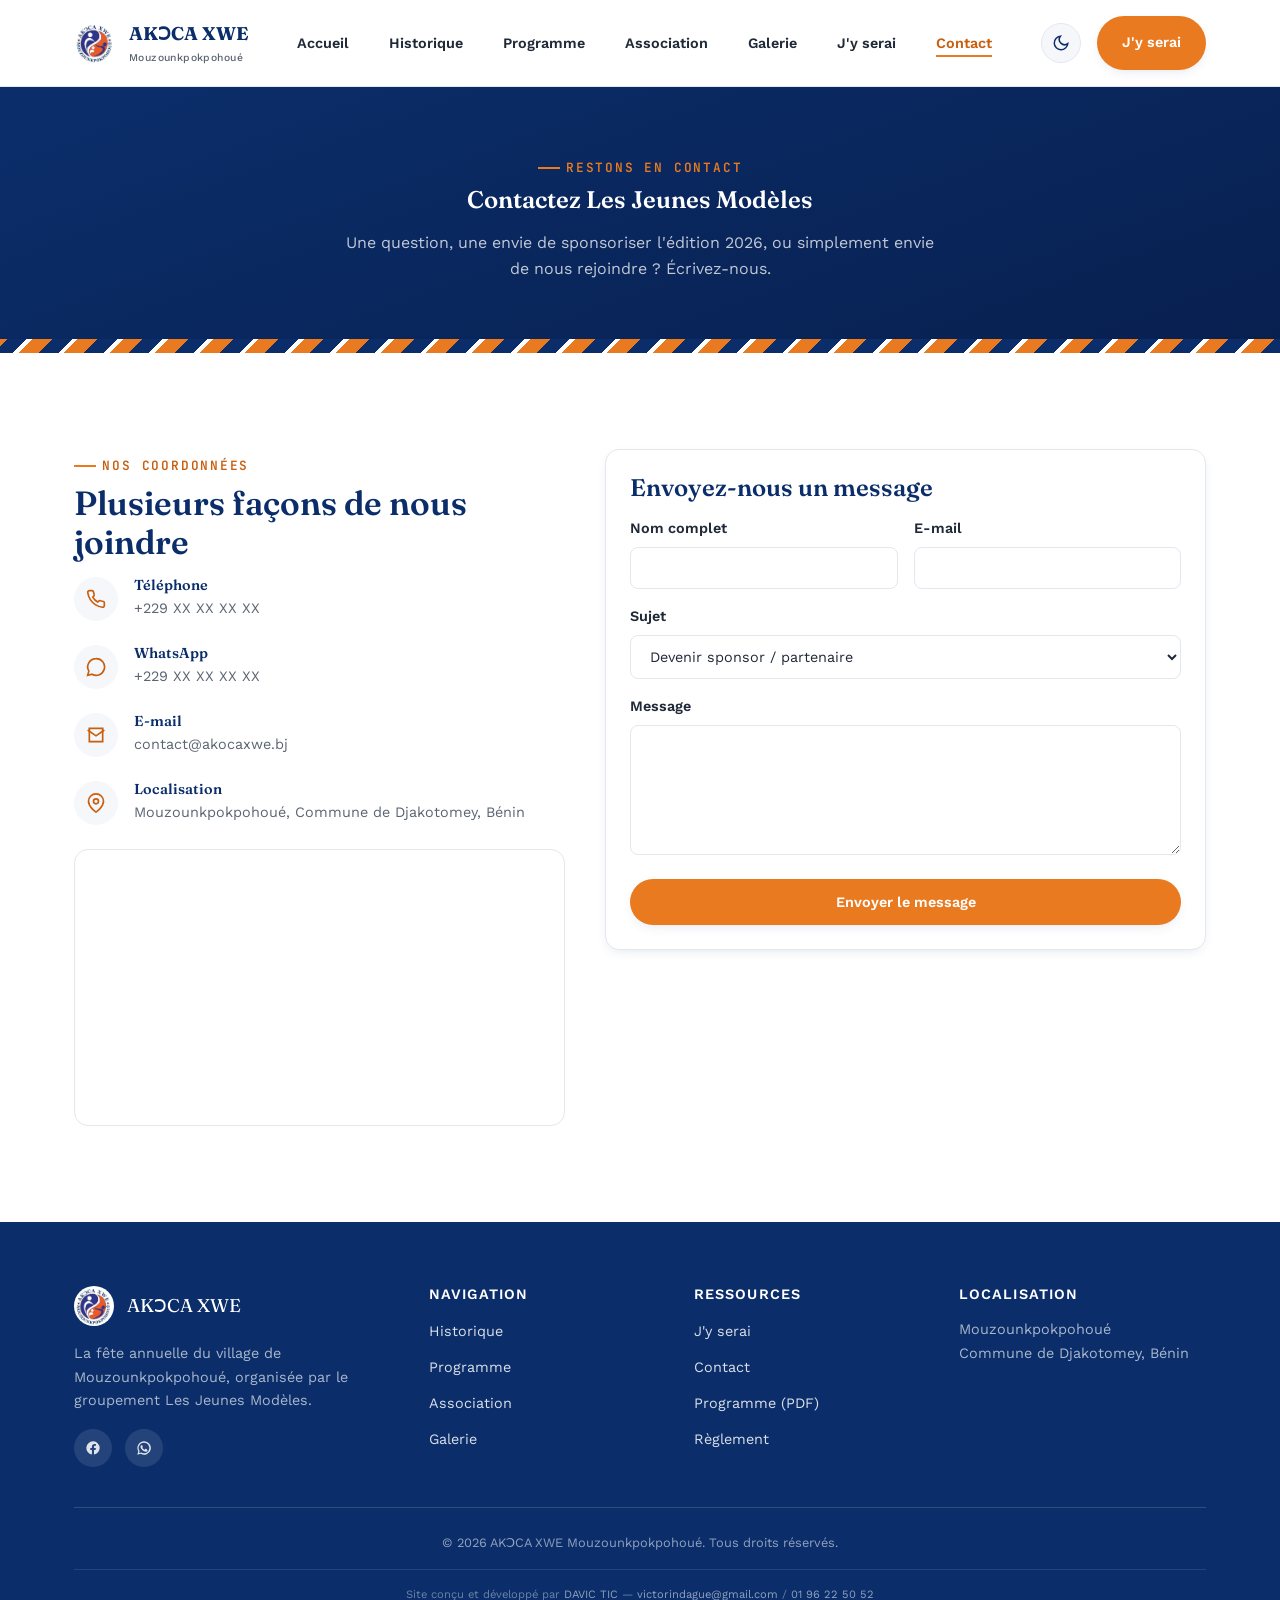
<file: contact.html>
<!DOCTYPE html>
<html lang="fr">
<head>
<meta charset="UTF-8">
<meta name="viewport" content="width=device-width, initial-scale=1.0">
<title>Contact — AKƆCA XWE MOUZOUNKPOKPOHOUE</title>
<meta name="description" content="Contactez le groupement Les Jeunes Modèles pour toute question, partenariat ou envie de nous rejoindre.">
<link rel="icon" href="assets/logos/favicon.png" type="image/png">
<link rel="preconnect" href="https://fonts.googleapis.com">
<link rel="preconnect" href="https://fonts.gstatic.com" crossorigin>
<link href="https://fonts.googleapis.com/css2?family=Fraunces:wght@500;600;700;900&family=Work+Sans:wght@400;500;600;700&family=JetBrains+Mono:wght@500;700&display=swap" rel="stylesheet">
<link rel="stylesheet" href="assets/css/style.css">
<link rel="stylesheet" href="assets/css/navbar.css">
<link rel="stylesheet" href="assets/css/footer.css">
<link rel="stylesheet" href="assets/css/contact.css">
<link rel="stylesheet" href="assets/css/animation.css">
<link rel="stylesheet" href="assets/css/responsive.css">
</head>
<body>
<a href="#contenu-principal" class="lien-evitement">Aller au contenu principal</a>

<header class="entete">
  <nav class="navbar" aria-label="Navigation principale">
    <a href="index.html" class="navbar__marque">
      <img src="assets/logos/akoca-xwe.jpg" alt="Logo AKƆCA XWE" width="42" height="42">
      <span>AKƆCA XWE<small>Mouzounkpokpohoué</small></span>
    </a>
    <ul class="navbar__liens">
      <li><a href="index.html" >Accueil</a></li>
      <li><a href="historique.html" >Historique</a></li>
      <li><a href="programme.html" >Programme</a></li>
      <li><a href="association.html" >Association</a></li>
      <li><a href="galerie.html" >Galerie</a></li>
      <li><a href="jy-serai.html" >J'y serai</a></li>
      <li><a href="contact.html" aria-current="page">Contact</a></li>
    </ul>
    <div class="navbar__actions">
      <button class="bouton-theme" data-bouton-theme aria-label="Changer de thème"></button>
      <a href="jy-serai.html" class="btn btn--primaire">J'y serai</a>
      <button class="navbar__burger" aria-label="Ouvrir le menu" aria-expanded="false"><span></span><span></span><span></span></button>
    </div>
  </nav>
</header>

<main id="contenu-principal">
  <section class="contact-hero">
    <div class="conteneur" data-reveal>
      <span class="eyebrow" style="color: var(--orange);">Restons en contact</span>
      <h1>Contactez Les Jeunes Modèles</h1>
      <p>Une question, une envie de sponsoriser l'édition 2026, ou simplement envie de nous rejoindre ? Écrivez-nous.</p>
    </div>
  </section>
  <div class="bande-pagne" aria-hidden="true"></div>

  <section class="section">
    <div class="conteneur contact__grille">
      <div data-reveal="gauche">
        <span class="eyebrow">Nos coordonnées</span>
        <h2 class="titre-section" style="font-size: var(--fs-xl);">Plusieurs façons de nous joindre</h2>

        <div class="contact-info__item">
          <div class="contact-info__icone"><svg width="20" height="20" viewBox="0 0 24 24" fill="none" stroke="currentColor" stroke-width="2"><path d="M22 16.9v3a2 2 0 0 1-2.2 2 19.8 19.8 0 0 1-8.6-3.1 19.5 19.5 0 0 1-6-6 19.8 19.8 0 0 1-3.1-8.7A2 2 0 0 1 4.1 2h3a2 2 0 0 1 2 1.7c.1.9.3 1.8.6 2.7a2 2 0 0 1-.4 2.1L8.1 9.7a16 16 0 0 0 6 6l1.2-1.2a2 2 0 0 1 2.1-.4c.9.3 1.8.5 2.7.6a2 2 0 0 1 1.9 2.2z"/></svg></div>
          <div><h3>Téléphone</h3><p>+229 XX XX XX XX</p></div>
        </div>
        <div class="contact-info__item">
          <div class="contact-info__icone"><svg width="20" height="20" viewBox="0 0 24 24" fill="none" stroke="currentColor" stroke-width="2"><path d="M12 2a10 10 0 0 0-8.6 15L2 22l5.2-1.4A10 10 0 1 0 12 2z"/></svg></div>
          <div><h3>WhatsApp</h3><p>+229 XX XX XX XX</p></div>
        </div>
        <div class="contact-info__item">
          <div class="contact-info__icone"><svg width="20" height="20" viewBox="0 0 24 24" fill="none" stroke="currentColor" stroke-width="2"><path d="M4 4h16v16H4z"/><path d="m22 6-10 7L2 6"/></svg></div>
          <div><h3>E-mail</h3><p>contact@akocaxwe.bj</p></div>
        </div>
        <div class="contact-info__item">
          <div class="contact-info__icone"><svg width="20" height="20" viewBox="0 0 24 24" fill="none" stroke="currentColor" stroke-width="2"><path d="M21 10c0 7-9 13-9 13s-9-6-9-13a9 9 0 0 1 18 0z"/><circle cx="12" cy="10" r="3"/></svg></div>
          <div><h3>Localisation</h3><p>Mouzounkpokpohoué, Commune de Djakotomey, Bénin</p></div>
        </div>

        <div class="contact-carte">
          <iframe title="Localisation Mouzounkpokpohoué" loading="lazy" src="https://www.google.com/maps?q=Djakotomey,Benin&output=embed"></iframe>
        </div>
      </div>

      <div class="carte" data-reveal="droite">
        <h2 style="font-size: var(--fs-lg);">Envoyez-nous un message</h2>
        <form id="formulaireContact" novalidate>
          <div class="form-ligne">
            <div class="form-champ">
              <label for="champNom">Nom complet</label>
              <input type="text" id="champNom" name="nom" autocomplete="name">
              <p class="form-champ__erreur"></p>
            </div>
            <div class="form-champ">
              <label for="champEmail">E-mail</label>
              <input type="email" id="champEmail" name="email" autocomplete="email">
              <p class="form-champ__erreur"></p>
            </div>
          </div>
          <div class="form-champ">
            <label for="champSujet">Sujet</label>
            <select id="champSujet" name="sujet">
              <option>Devenir sponsor / partenaire</option>
              <option>Rejoindre Les Jeunes Modèles</option>
              <option>Question sur le programme</option>
              <option>Autre</option>
            </select>
          </div>
          <div class="form-champ">
            <label for="champMessage">Message</label>
            <textarea id="champMessage" name="message"></textarea>
            <p class="form-champ__erreur"></p>
          </div>
          <button type="submit" class="btn btn--primaire btn--bloc">Envoyer le message</button>
          <p id="statutFormulaire" class="form-statut" role="status"></p>
        </form>
      </div>
    </div>
  </section>
</main>

<footer class="pied">
  <div class="conteneur">
    <div class="pied__grille">
      <div>
        <div class="pied__marque"><img src="assets/logos/akoca-xwe.jpg" alt="Logo AKƆCA XWE">AKƆCA XWE</div>
        <p>La fête annuelle du village de Mouzounkpokpohoué, organisée par le groupement Les Jeunes Modèles.</p>
        <div class="pied__reseaux">
          <a href="#" aria-label="Facebook"><svg width="16" height="16" viewBox="0 0 24 24" fill="currentColor"><path d="M22 12a10 10 0 1 0-11.6 9.9v-7H7.9V12h2.5V9.8c0-2.5 1.5-3.9 3.8-3.9 1.1 0 2.2.2 2.2.2v2.5h-1.3c-1.2 0-1.6.8-1.6 1.6V12h2.8l-.4 2.9h-2.4v7A10 10 0 0 0 22 12z"/></svg></a>
          <a href="#" aria-label="WhatsApp"><svg width="16" height="16" viewBox="0 0 24 24" fill="currentColor"><path d="M12 2a10 10 0 0 0-8.6 15L2 22l5.2-1.4A10 10 0 1 0 12 2zm0 18a8 8 0 0 1-4.1-1.1l-.3-.2-3 .8.8-2.9-.2-.3A8 8 0 1 1 12 20zm4.4-5.9c-.2-.1-1.4-.7-1.7-.8-.2-.1-.4-.1-.6.1-.2.2-.6.8-.8 1-.1.2-.3.2-.5.1-1.4-.7-2.3-1.3-3.2-2.8-.2-.4.2-.4.6-1.2.1-.2 0-.4 0-.5-.1-.1-.6-1.4-.8-1.9-.2-.5-.4-.4-.6-.4h-.5c-.2 0-.5.1-.7.3-.2.2-.9.9-.9 2.2s.9 2.6 1.1 2.8c.1.2 1.9 2.9 4.6 4 .6.3 1.1.4 1.5.5.6.2 1.2.2 1.6.1.5-.1 1.4-.6 1.6-1.1.2-.5.2-1 .1-1.1-.1-.1-.3-.2-.5-.3z"/></svg></a>
        </div>
      </div>
      <div>
        <h4>Navigation</h4>
        <ul class="pied__liens">
          <li><a href="historique.html">Historique</a></li>
          <li><a href="programme.html">Programme</a></li>
          <li><a href="association.html">Association</a></li>
          <li><a href="galerie.html">Galerie</a></li>
        </ul>
      </div>
      <div>
        <h4>Ressources</h4>
        <ul class="pied__liens">
          <li><a href="jy-serai.html">J'y serai</a></li>
          <li><a href="contact.html">Contact</a></li>
          <li><a href="documents/programme.pdf">Programme (PDF)</a></li>
          <li><a href="documents/règlement.pdf">Règlement</a></li>
        </ul>
      </div>
      <div>
        <h4>Localisation</h4>
        <p>Mouzounkpokpohoué<br>Commune de Djakotomey, Bénin</p>
      </div>
    </div>
    <div class="pied__bas">
      <span>© <span data-annee></span> AKƆCA XWE Mouzounkpokpohoué. Tous droits réservés.</span>
    </div>
    <div class="pied__credit">Site conçu et développé par <a href="mailto:victorindague@gmail.com">DAVIC TIC</a> — <a href="mailto:victorindague@gmail.com">victorindague@gmail.com</a> / <a href="tel:+229196225052">01 96 22 50 52</a></div>
  </div>
</footer>

<button class="retour-haut" data-retour-haut aria-label="Retour en haut"><svg width="18" height="18" viewBox="0 0 24 24" fill="none" stroke="currentColor" stroke-width="2"><path d="M12 19V5M5 12l7-7 7 7"/></svg></button>

<script src="assets/js/app.js"></script>
<script src="assets/js/navbar.js"></script>
<script src="assets/js/contact.js"></script>
</body>
</html>
</file>
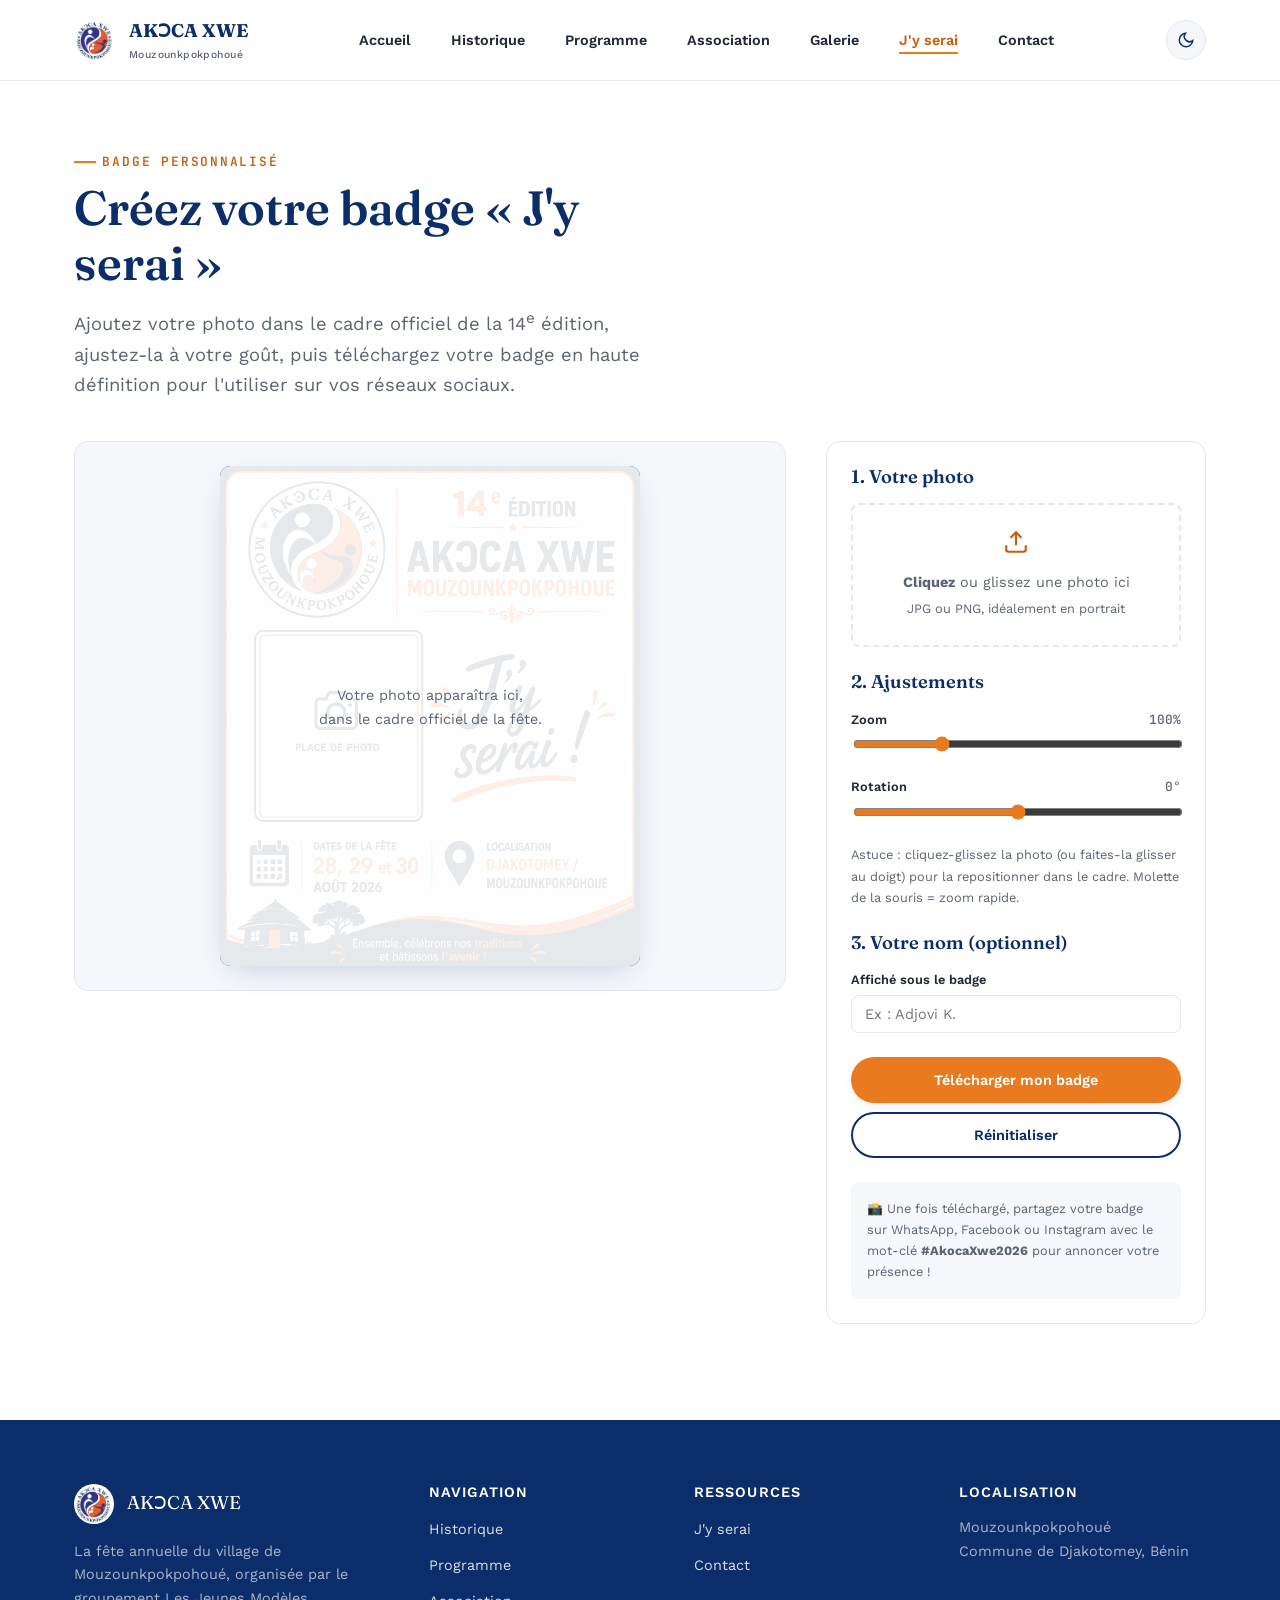
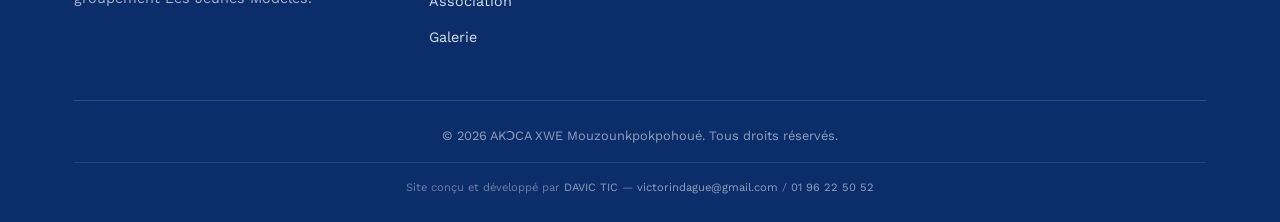
<file: jy-serai.html>
<!DOCTYPE html>
<html lang="fr">
<head>
<meta charset="UTF-8">
<meta name="viewport" content="width=device-width, initial-scale=1.0">
<title>J'y serai — AKƆCA XWE MOUZOUNKPOKPOHOUE</title>
<meta name="description" content="Créez votre badge personnalisé « J'y serai » pour annoncer votre présence à la fête AKƆCA XWE 2026.">
<link rel="icon" href="assets/logos/favicon.png" type="image/png">
<link rel="preconnect" href="https://fonts.googleapis.com">
<link rel="preconnect" href="https://fonts.gstatic.com" crossorigin>
<link href="https://fonts.googleapis.com/css2?family=Fraunces:wght@500;600;700;900&family=Work+Sans:wght@400;500;600;700&family=JetBrains+Mono:wght@500;700&display=swap" rel="stylesheet">
<link rel="stylesheet" href="assets/css/style.css">
<link rel="stylesheet" href="assets/css/navbar.css">
<link rel="stylesheet" href="assets/css/footer.css">
<link rel="stylesheet" href="assets/css/jy-serai.css">
<link rel="stylesheet" href="assets/css/animation.css">
<link rel="stylesheet" href="assets/css/responsive.css">
</head>
<body>
<a href="#contenu-principal" class="lien-evitement">Aller au contenu principal</a>

<header class="entete">
  <nav class="navbar" aria-label="Navigation principale">
    <a href="index.html" class="navbar__marque">
      <img src="assets/logos/akoca-xwe.jpg" alt="Logo AKƆCA XWE" width="42" height="42">
      <span>AKƆCA XWE<small>Mouzounkpokpohoué</small></span>
    </a>
    <ul class="navbar__liens">
      <li><a href="index.html">Accueil</a></li>
      <li><a href="historique.html">Historique</a></li>
      <li><a href="programme.html">Programme</a></li>
      <li><a href="association.html">Association</a></li>
      <li><a href="galerie.html">Galerie</a></li>
      <li><a href="jy-serai.html" aria-current="page">J'y serai</a></li>
      <li><a href="contact.html">Contact</a></li>
    </ul>
    <div class="navbar__actions">
      <button class="bouton-theme" data-bouton-theme aria-label="Changer de thème"></button>
      <button class="navbar__burger" aria-label="Ouvrir le menu" aria-expanded="false"><span></span><span></span><span></span></button>
    </div>
  </nav>
</header>

<main id="contenu-principal">
  <section class="jys conteneur">
    <div class="jys__entete" data-reveal>
      <span class="eyebrow">Badge personnalisé</span>
      <h1 class="titre-section" style="font-size: var(--fs-2xl);">Créez votre badge « J'y serai »</h1>
      <p class="soustitre-section">Ajoutez votre photo dans le cadre officiel de la 14<sup>e</sup> édition, ajustez-la à votre goût, puis téléchargez votre badge en haute définition pour l'utiliser sur vos réseaux sociaux.</p>
    </div>

    <div class="jys__atelier">
      <!-- Aperçu -->
      <div class="jys__previsualisation" data-reveal="gauche">
        <div class="jys__toile-conteneur">
          <canvas id="toileBadge" aria-label="Aperçu du badge J'y serai"></canvas>
          <div class="jys__zone-vide" data-zone-vide>
            <p>Votre photo apparaîtra ici,<br>dans le cadre officiel de la fête.</p>
          </div>
        </div>
      </div>

      <!-- Panneau de contrôle -->
      <aside class="jys__panneau" data-reveal="droite">
        <h3>1. Votre photo</h3>
        <div class="zone-depot" data-zone-depot tabindex="0" role="button" aria-label="Importer une photo">
          <svg width="26" height="26" viewBox="0 0 24 24" fill="none" stroke="currentColor" stroke-width="2"><path d="M21 15v4a2 2 0 0 1-2 2H5a2 2 0 0 1-2-2v-4"/><polyline points="17 8 12 3 7 8"/><line x1="12" y1="3" x2="12" y2="15"/></svg>
          <p><strong>Cliquez</strong> ou glissez une photo ici</p>
          <small>JPG ou PNG, idéalement en portrait</small>
          <input type="file" id="entreeFichierPhoto" accept="image/*">
        </div>

        <h3>2. Ajustements</h3>
        <div class="jys__reglage">
          <label for="curseurZoom">Zoom <span id="valeurZoom">100%</span></label>
          <input type="range" id="curseurZoom" min="0.3" max="3" step="0.01" value="1">
        </div>
        <div class="jys__reglage">
          <label for="curseurRotation">Rotation <span id="valeurRotation">0°</span></label>
          <input type="range" id="curseurRotation" min="-180" max="180" step="1" value="0">
        </div>
        <p style="font-size: var(--fs-xs); color: var(--texte-doux); margin-bottom: var(--espace-3);">Astuce : cliquez-glissez la photo (ou faites-la glisser au doigt) pour la repositionner dans le cadre. Molette de la souris = zoom rapide.</p>

        <h3>3. Votre nom (optionnel)</h3>
        <div class="jys__champ">
          <label for="champNomBadge">Affiché sous le badge</label>
          <input type="text" id="champNomBadge" placeholder="Ex : Adjovi K." maxlength="40">
        </div>

        <div class="jys__boutons">
          <button id="boutonTelechargerBadge" class="btn btn--primaire btn--bloc">Télécharger mon badge</button>
          <button id="boutonReinitialiser" class="btn btn--contour btn--bloc">Réinitialiser</button>
        </div>

        <div class="jys__astuce">
          📸 Une fois téléchargé, partagez votre badge sur WhatsApp, Facebook ou Instagram avec le mot-clé <strong>#AkocaXwe2026</strong> pour annoncer votre présence !
        </div>
      </aside>
    </div>
  </section>
</main>

<footer class="pied">
  <div class="conteneur">
    <div class="pied__grille">
      <div>
        <div class="pied__marque"><img src="assets/logos/akoca-xwe.jpg" alt="Logo AKƆCA XWE">AKƆCA XWE</div>
        <p>La fête annuelle du village de Mouzounkpokpohoué, organisée par le groupement Les Jeunes Modèles.</p>
      </div>
      <div><h4>Navigation</h4><ul class="pied__liens"><li><a href="historique.html">Historique</a></li><li><a href="programme.html">Programme</a></li><li><a href="association.html">Association</a></li><li><a href="galerie.html">Galerie</a></li></ul></div>
      <div><h4>Ressources</h4><ul class="pied__liens"><li><a href="jy-serai.html">J'y serai</a></li><li><a href="contact.html">Contact</a></li></ul></div>
      <div><h4>Localisation</h4><p>Mouzounkpokpohoué<br>Commune de Djakotomey, Bénin</p></div>
    </div>
    <div class="pied__bas">
      <span>© <span data-annee></span> AKƆCA XWE Mouzounkpokpohoué. Tous droits réservés.</span>
    </div>
    <div class="pied__credit">Site conçu et développé par <a href="mailto:victorindague@gmail.com">DAVIC TIC</a> — <a href="mailto:victorindague@gmail.com">victorindague@gmail.com</a> / <a href="tel:+229196225052">01 96 22 50 52</a></div>
  </div>
</footer>

<button class="retour-haut" data-retour-haut aria-label="Retour en haut"><svg width="18" height="18" viewBox="0 0 24 24" fill="none" stroke="currentColor" stroke-width="2"><path d="M12 19V5M5 12l7-7 7 7"/></svg></button>

<script src="assets/js/app.js"></script>
<script src="assets/js/navbar.js"></script>
<script src="assets/js/jy-serai.js"></script>
<script src="assets/js/export-image.js"></script>
</body>
</html>
</file>
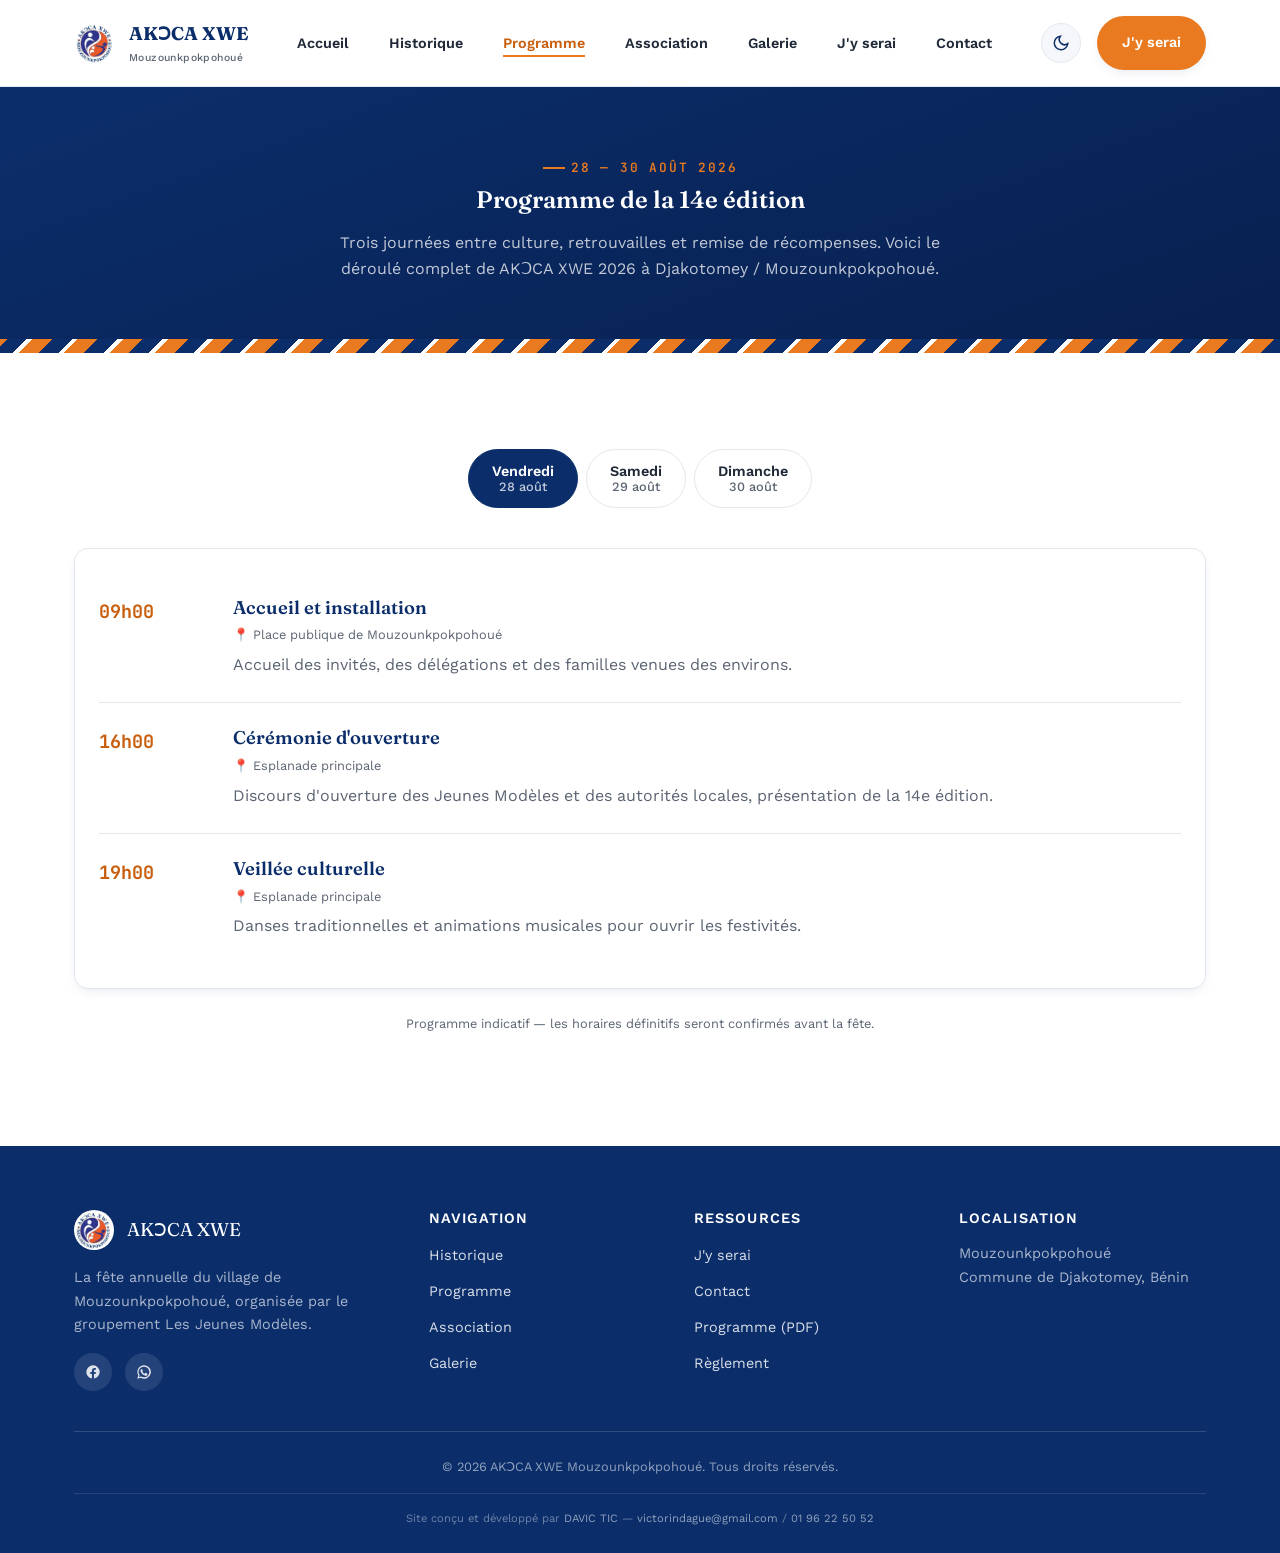
<file: programme.html>
<!DOCTYPE html>
<html lang="fr">
<head>
<meta charset="UTF-8">
<meta name="viewport" content="width=device-width, initial-scale=1.0">
<title>Programme — AKƆCA XWE MOUZOUNKPOKPOHOUE</title>
<meta name="description" content="Le programme complet des trois jours de la fête AKƆCA XWE 2026 : vendredi 28, samedi 29 et dimanche 30 août.">
<link rel="icon" href="assets/logos/favicon.png" type="image/png">
<link rel="preconnect" href="https://fonts.googleapis.com">
<link rel="preconnect" href="https://fonts.gstatic.com" crossorigin>
<link href="https://fonts.googleapis.com/css2?family=Fraunces:wght@500;600;700;900&family=Work+Sans:wght@400;500;600;700&family=JetBrains+Mono:wght@500;700&display=swap" rel="stylesheet">
<link rel="stylesheet" href="assets/css/style.css">
<link rel="stylesheet" href="assets/css/navbar.css">
<link rel="stylesheet" href="assets/css/footer.css">
<link rel="stylesheet" href="assets/css/programme.css">
<link rel="stylesheet" href="assets/css/animation.css">
<link rel="stylesheet" href="assets/css/responsive.css">
</head>
<body>
<a href="#contenu-principal" class="lien-evitement">Aller au contenu principal</a>

<header class="entete">
  <nav class="navbar" aria-label="Navigation principale">
    <a href="index.html" class="navbar__marque">
      <img src="assets/logos/akoca-xwe.jpg" alt="Logo AKƆCA XWE" width="42" height="42">
      <span>AKƆCA XWE<small>Mouzounkpokpohoué</small></span>
    </a>
    <ul class="navbar__liens">
      <li><a href="index.html" >Accueil</a></li>
      <li><a href="historique.html" >Historique</a></li>
      <li><a href="programme.html" aria-current="page">Programme</a></li>
      <li><a href="association.html" >Association</a></li>
      <li><a href="galerie.html" >Galerie</a></li>
      <li><a href="jy-serai.html" >J'y serai</a></li>
      <li><a href="contact.html" >Contact</a></li>
    </ul>
    <div class="navbar__actions">
      <button class="bouton-theme" data-bouton-theme aria-label="Changer de thème"></button>
      <a href="jy-serai.html" class="btn btn--primaire">J'y serai</a>
      <button class="navbar__burger" aria-label="Ouvrir le menu" aria-expanded="false"><span></span><span></span><span></span></button>
    </div>
  </nav>
</header>

<main id="contenu-principal">
  <section class="prog-hero">
    <div class="conteneur" data-reveal>
      <span class="eyebrow" style="color: var(--orange);">28 — 30 août 2026</span>
      <h1>Programme de la 14e édition</h1>
      <p>Trois journées entre culture, retrouvailles et remise de récompenses. Voici le déroulé complet de AKƆCA XWE 2026 à Djakotomey / Mouzounkpokpohoué.</p>
    </div>
  </section>
  <div class="bande-pagne" aria-hidden="true"></div>

  <section class="section">
    <div class="conteneur">
      <div class="prog-onglets" data-reveal>
        <button class="prog-onglet actif" data-onglet-jour="vendredi">Vendredi<small>28 août</small></button>
        <button class="prog-onglet" data-onglet-jour="samedi">Samedi<small>29 août</small></button>
        <button class="prog-onglet" data-onglet-jour="dimanche">Dimanche<small>30 août</small></button>
      </div>

      <div class="carte prog-jour actif" data-jour-contenu="vendredi">
        <div class="prog-activite">
          <div class="prog-activite__heure">09h00</div>
          <div>
            <h3>Accueil et installation</h3>
            <div class="prog-activite__lieu">📍 Place publique de Mouzounkpokpohoué</div>
            <p>Accueil des invités, des délégations et des familles venues des environs.</p>
          </div>
        </div>
        <div class="prog-activite">
          <div class="prog-activite__heure">16h00</div>
          <div>
            <h3>Cérémonie d'ouverture</h3>
            <div class="prog-activite__lieu">📍 Esplanade principale</div>
            <p>Discours d'ouverture des Jeunes Modèles et des autorités locales, présentation de la 14e édition.</p>
          </div>
        </div>
        <div class="prog-activite">
          <div class="prog-activite__heure">19h00</div>
          <div>
            <h3>Veillée culturelle</h3>
            <div class="prog-activite__lieu">📍 Esplanade principale</div>
            <p>Danses traditionnelles et animations musicales pour ouvrir les festivités.</p>
          </div>
        </div>
      </div>

      <div class="carte prog-jour" data-jour-contenu="samedi">
        <div class="prog-activite">
          <div class="prog-activite__heure">10h00</div>
          <div>
            <h3>Grand défilé</h3>
            <div class="prog-activite__lieu">📍 Rues du village</div>
            <p>Défilé des groupements, associations et écoles à travers Mouzounkpokpohoué.</p>
          </div>
        </div>
        <div class="prog-activite">
          <div class="prog-activite__heure">15h00</div>
          <div>
            <h3>🏆 Remise des récompenses scolaires</h3>
            <div class="prog-activite__lieu">📍 Esplanade principale</div>
            <p>Moment fort de la fête : distinction des 14 meilleurs élèves du village par Les Jeunes Modèles.</p>
          </div>
        </div>
        <div class="prog-activite">
          <div class="prog-activite__heure">20h00</div>
          <div>
            <h3>Soirée dansante</h3>
            <div class="prog-activite__lieu">📍 Esplanade principale</div>
            <p>Concert et animation DJ pour clôturer la journée.</p>
          </div>
        </div>
      </div>

      <div class="carte prog-jour" data-jour-contenu="dimanche">
        <div class="prog-activite">
          <div class="prog-activite__heure">09h00</div>
          <div>
            <h3>Culte / cérémonie de recueillement</h3>
            <div class="prog-activite__lieu">📍 Selon confession</div>
            <p>Moment de recueillement en mémoire des disparus du village.</p>
          </div>
        </div>
        <div class="prog-activite">
          <div class="prog-activite__heure">12h00</div>
          <div>
            <h3>Repas communautaire</h3>
            <div class="prog-activite__lieu">📍 Place publique</div>
            <p>Déjeuner partagé entre habitants, familles et invités.</p>
          </div>
        </div>
        <div class="prog-activite">
          <div class="prog-activite__heure">17h00</div>
          <div>
            <h3>Cérémonie de clôture</h3>
            <div class="prog-activite__lieu">📍 Esplanade principale</div>
            <p>Bilan de l'édition 2026 et rendez-vous donné pour la 15e édition.</p>
          </div>
        </div>
      </div>

      <p style="text-align:center; margin-top: var(--espace-3); font-size: var(--fs-xs); color: var(--texte-doux);">Programme indicatif — les horaires définitifs seront confirmés avant la fête.</p>
    </div>
  </section>
</main>

<footer class="pied">
  <div class="conteneur">
    <div class="pied__grille">
      <div>
        <div class="pied__marque"><img src="assets/logos/akoca-xwe.jpg" alt="Logo AKƆCA XWE">AKƆCA XWE</div>
        <p>La fête annuelle du village de Mouzounkpokpohoué, organisée par le groupement Les Jeunes Modèles.</p>
        <div class="pied__reseaux">
          <a href="#" aria-label="Facebook"><svg width="16" height="16" viewBox="0 0 24 24" fill="currentColor"><path d="M22 12a10 10 0 1 0-11.6 9.9v-7H7.9V12h2.5V9.8c0-2.5 1.5-3.9 3.8-3.9 1.1 0 2.2.2 2.2.2v2.5h-1.3c-1.2 0-1.6.8-1.6 1.6V12h2.8l-.4 2.9h-2.4v7A10 10 0 0 0 22 12z"/></svg></a>
          <a href="#" aria-label="WhatsApp"><svg width="16" height="16" viewBox="0 0 24 24" fill="currentColor"><path d="M12 2a10 10 0 0 0-8.6 15L2 22l5.2-1.4A10 10 0 1 0 12 2zm0 18a8 8 0 0 1-4.1-1.1l-.3-.2-3 .8.8-2.9-.2-.3A8 8 0 1 1 12 20zm4.4-5.9c-.2-.1-1.4-.7-1.7-.8-.2-.1-.4-.1-.6.1-.2.2-.6.8-.8 1-.1.2-.3.2-.5.1-1.4-.7-2.3-1.3-3.2-2.8-.2-.4.2-.4.6-1.2.1-.2 0-.4 0-.5-.1-.1-.6-1.4-.8-1.9-.2-.5-.4-.4-.6-.4h-.5c-.2 0-.5.1-.7.3-.2.2-.9.9-.9 2.2s.9 2.6 1.1 2.8c.1.2 1.9 2.9 4.6 4 .6.3 1.1.4 1.5.5.6.2 1.2.2 1.6.1.5-.1 1.4-.6 1.6-1.1.2-.5.2-1 .1-1.1-.1-.1-.3-.2-.5-.3z"/></svg></a>
        </div>
      </div>
      <div>
        <h4>Navigation</h4>
        <ul class="pied__liens">
          <li><a href="historique.html">Historique</a></li>
          <li><a href="programme.html">Programme</a></li>
          <li><a href="association.html">Association</a></li>
          <li><a href="galerie.html">Galerie</a></li>
        </ul>
      </div>
      <div>
        <h4>Ressources</h4>
        <ul class="pied__liens">
          <li><a href="jy-serai.html">J'y serai</a></li>
          <li><a href="contact.html">Contact</a></li>
          <li><a href="documents/programme.pdf">Programme (PDF)</a></li>
          <li><a href="documents/règlement.pdf">Règlement</a></li>
        </ul>
      </div>
      <div>
        <h4>Localisation</h4>
        <p>Mouzounkpokpohoué<br>Commune de Djakotomey, Bénin</p>
      </div>
    </div>
    <div class="pied__bas">
      <span>© <span data-annee></span> AKƆCA XWE Mouzounkpokpohoué. Tous droits réservés.</span>
    </div>
    <div class="pied__credit">Site conçu et développé par <a href="mailto:victorindague@gmail.com">DAVIC TIC</a> — <a href="mailto:victorindague@gmail.com">victorindague@gmail.com</a> / <a href="tel:+229196225052">01 96 22 50 52</a></div>
  </div>
</footer>

<button class="retour-haut" data-retour-haut aria-label="Retour en haut"><svg width="18" height="18" viewBox="0 0 24 24" fill="none" stroke="currentColor" stroke-width="2"><path d="M12 19V5M5 12l7-7 7 7"/></svg></button>

<script src="assets/js/app.js"></script>
<script src="assets/js/navbar.js"></script>
<script src="assets/js/programme.js"></script>
</body>
</html>
</file>
<file: assets/css/style.css>
/* =========================================================================
   AKƆCA XWE MOUZOUNKPOKPOHOUE — style.css
   Feuille de style principale : variables, reset, typographie, composants
   de base. Les styles propres à chaque page vivent dans leur propre
   fichier (home.css, historique.css, etc.).
   ========================================================================= */

/* ---- 1. Polices ---- */
/* Fraunces : serif de caractère pour les titres (chaleur, identité forte)
   Work Sans : sans-serif neutre et lisible pour le corps de texte
   JetBrains Mono : chiffres tabulaires pour le compte à rebours et les dates */

/* ---- 2. Variables (design tokens) ---- */
:root {
  /* Couleurs officielles du groupement */
  --bleu: #0B2E6B;
  --bleu-clair: #144A9C;
  --orange: #E97A1F;
  --orange-fonce: #C85F0F;
  --blanc: #FFFFFF;
  --gris-clair: #F5F7FA;
  --texte: #1F2937;
  --texte-doux: #5B6472;

  /* Surfaces */
  --surface: var(--blanc);
  --surface-alt: var(--gris-clair);
  --bordure: #E3E7EE;

  /* Typo */
  --police-titre: 'Fraunces', Georgia, 'Times New Roman', serif;
  --police-texte: 'Work Sans', -apple-system, BlinkMacSystemFont, 'Segoe UI', sans-serif;
  --police-mono: 'JetBrains Mono', 'Courier New', monospace;

  /* Echelle typographique */
  --fs-xs: 0.8rem;
  --fs-sm: 0.9rem;
  --fs-base: 1rem;
  --fs-md: 1.15rem;
  --fs-lg: 1.5rem;
  --fs-xl: 2.1rem;
  --fs-2xl: 3rem;
  --fs-3xl: 4rem;

  /* Espacements */
  --espace-1: 0.5rem;
  --espace-2: 1rem;
  --espace-3: 1.5rem;
  --espace-4: 2.5rem;
  --espace-5: 4rem;
  --espace-6: 6rem;

  /* Rayons & ombres */
  --rayon: 14px;
  --rayon-sm: 8px;
  --ombre: 0 10px 30px -12px rgba(11, 46, 107, 0.25);
  --ombre-sm: 0 4px 14px -6px rgba(11, 46, 107, 0.18);

  /* Transitions */
  --vitesse: 0.25s ease;

  --largeur-max: 1180px;
}

/* Mode sombre */
[data-theme="sombre"] {
  --surface: #0E1420;
  --surface-alt: #141B2B;
  --texte: #EAEDF3;
  --texte-doux: #A9B2C3;
  --bordure: #232D40;
  --blanc: #101724;
  --gris-clair: #141B2B;
}

/* ---- 3. Reset ---- */
*, *::before, *::after { box-sizing: border-box; }
html { scroll-behavior: smooth; overflow-x: hidden; width: 100%; }
body {
  margin: 0;
  font-family: var(--police-texte);
  font-size: var(--fs-base);
  color: var(--texte);
  background: var(--surface);
  line-height: 1.65;
  transition: background var(--vitesse), color var(--vitesse);
  overflow-x: hidden;
}
img { max-width: 100%; display: block; }
a { color: inherit; text-decoration: none; }
ul { list-style: none; margin: 0; padding: 0; }
h1, h2, h3, h4 {
  font-family: var(--police-titre);
  color: var(--bleu);
  margin: 0 0 var(--espace-2);
  line-height: 1.15;
  font-weight: 600;
  overflow-wrap: break-word;
}
[data-theme="sombre"] h1, [data-theme="sombre"] h2,
[data-theme="sombre"] h3, [data-theme="sombre"] h4 { color: #EDE7DA; }
p { margin: 0 0 var(--espace-2); color: var(--texte-doux); overflow-wrap: break-word; }
button { font-family: inherit; cursor: pointer; }

@media (prefers-reduced-motion: reduce) {
  html { scroll-behavior: auto; }
  *, *::before, *::after { animation-duration: 0.01ms !important; transition-duration: 0.01ms !important; }
}

/* Focus clavier visible */
a:focus-visible, button:focus-visible, input:focus-visible, textarea:focus-visible {
  outline: 3px solid var(--orange);
  outline-offset: 3px;
  border-radius: 4px;
}

/* ---- 4. Layout utilitaire ---- */
.conteneur {
  max-width: var(--largeur-max);
  margin-inline: auto;
  padding-inline: var(--espace-3);
}
.section { padding-block: var(--espace-6); }
.section--alt { background: var(--surface-alt); }
.grille-2 { display: grid; grid-template-columns: 1fr 1fr; gap: var(--espace-4); }
.grille-3 { display: grid; grid-template-columns: repeat(3, 1fr); gap: var(--espace-3); }

.eyebrow {
  display: inline-flex;
  align-items: center;
  gap: 0.5em;
  font-family: var(--police-mono);
  font-size: var(--fs-xs);
  letter-spacing: 0.14em;
  text-transform: uppercase;
  color: var(--orange-fonce);
  font-weight: 600;
  margin-bottom: var(--espace-1);
}
.eyebrow::before {
  content: "";
  width: 22px;
  height: 2px;
  background: var(--orange);
  display: inline-block;
}

.titre-section { font-size: var(--fs-2xl); max-width: 20ch; }
.soustitre-section { font-size: var(--fs-md); max-width: 55ch; }

/* ---- 5. Motif signature — bande "pagne" ----
   Ruban tissé inspiré des tissus wax : bandes obliques bleu/orange qui
   marquent chaque transition de section, comme une lisière de pagne. */
.bande-pagne {
  height: 14px;
  width: 100%;
  background: repeating-linear-gradient(
    -45deg,
    var(--bleu) 0px, var(--bleu) 14px,
    var(--orange) 14px, var(--orange) 28px,
    var(--blanc) 28px, var(--blanc) 32px
  );
}
[data-theme="sombre"] .bande-pagne {
  background: repeating-linear-gradient(
    -45deg,
    var(--bleu-clair) 0px, var(--bleu-clair) 14px,
    var(--orange) 14px, var(--orange) 28px,
    #0E1420 28px, #0E1420 32px
  );
}

/* ---- 6. Boutons ---- */
.btn {
  display: inline-flex;
  align-items: center;
  gap: 0.6em;
  padding: 0.9em 1.6em;
  border-radius: 100px;
  font-weight: 600;
  font-size: var(--fs-sm);
  border: 2px solid transparent;
  transition: transform var(--vitesse), box-shadow var(--vitesse), background var(--vitesse), color var(--vitesse);
  white-space: nowrap;
}
.btn--primaire {
  background: var(--orange);
  color: var(--blanc);
  box-shadow: var(--ombre-sm);
}
.btn--primaire:hover { background: var(--orange-fonce); transform: translateY(-2px); }
.btn--secondaire {
  background: transparent;
  border-color: var(--blanc);
  color: var(--blanc);
}
.btn--secondaire:hover { background: rgba(255,255,255,0.12); transform: translateY(-2px); }
.btn--contour {
  background: transparent;
  border-color: var(--bleu);
  color: var(--bleu);
}
[data-theme="sombre"] .btn--contour { border-color: #EDE7DA; color: #EDE7DA; }
.btn--contour:hover { background: var(--bleu); color: var(--blanc); }
.btn--bloc { width: 100%; justify-content: center; }

/* ---- 7. Cartes ---- */
.carte {
  background: var(--surface);
  border: 1px solid var(--bordure);
  border-radius: var(--rayon);
  padding: var(--espace-3);
  box-shadow: var(--ombre-sm);
  transition: transform var(--vitesse), box-shadow var(--vitesse);
}
.carte:hover { transform: translateY(-4px); box-shadow: var(--ombre); }

/* ---- 8. Bouton retour en haut ---- */
.retour-haut {
  position: fixed;
  right: var(--espace-3);
  bottom: var(--espace-3);
  width: 46px;
  height: 46px;
  border-radius: 50%;
  background: var(--bleu);
  color: var(--blanc);
  border: none;
  display: grid;
  place-items: center;
  opacity: 0;
  pointer-events: none;
  transform: translateY(10px);
  transition: opacity var(--vitesse), transform var(--vitesse), background var(--vitesse);
  z-index: 60;
  box-shadow: var(--ombre-sm);
}
.retour-haut.visible { opacity: 1; pointer-events: auto; transform: translateY(0); }
.retour-haut:hover { background: var(--orange); }

/* ---- 9. Interrupteur mode sombre ---- */
.bouton-theme {
  width: 40px;
  height: 40px;
  border-radius: 50%;
  border: 1px solid var(--bordure);
  background: var(--surface-alt);
  display: grid;
  place-items: center;
  color: var(--bleu);
  transition: background var(--vitesse), transform var(--vitesse);
}
.bouton-theme:hover { transform: rotate(20deg); }
[data-theme="sombre"] .bouton-theme { color: #EDE7DA; }

/* ---- 10. Compte à rebours (composant partagé) ---- */
.compte-rebours {
  display: flex;
  gap: var(--espace-2);
  flex-wrap: wrap;
}
.compte-rebours__bloc {
  background: rgba(255,255,255,0.08);
  border: 1px solid rgba(255,255,255,0.25);
  border-radius: var(--rayon-sm);
  padding: var(--espace-2) var(--espace-3);
  min-width: 84px;
  text-align: center;
  backdrop-filter: blur(6px);
}
.compte-rebours__chiffre {
  font-family: var(--police-mono);
  font-size: var(--fs-xl);
  font-weight: 700;
  color: var(--blanc);
  font-variant-numeric: tabular-nums;
  line-height: 1;
}
.compte-rebours__label {
  font-size: var(--fs-xs);
  letter-spacing: 0.08em;
  text-transform: uppercase;
  color: rgba(255,255,255,0.75);
  margin-top: 4px;
}

/* ---- 11. Skip-link (accessibilité) ---- */
.lien-evitement {
  position: absolute;
  left: -999px;
  top: auto;
  background: var(--bleu);
  color: var(--blanc);
  padding: 0.8em 1.2em;
  z-index: 200;
  border-radius: 0 0 8px 0;
}
.lien-evitement:focus {
  left: 0;
  top: 0;
}
</file>
<file: assets/css/navbar.css>
/* navbar.css — barre de navigation principale */
.entete {
  position: sticky;
  top: 0;
  z-index: 100;
  background: rgba(255,255,255,0.85);
  backdrop-filter: blur(10px);
  border-bottom: 1px solid var(--bordure);
  transition: box-shadow var(--vitesse), background var(--vitesse);
}
[data-theme="sombre"] .entete { background: rgba(14,20,32,0.85); }
.entete.retrecie { box-shadow: var(--ombre-sm); }

.navbar {
  max-width: var(--largeur-max);
  margin-inline: auto;
  padding: var(--espace-2) var(--espace-3);
  display: flex;
  align-items: center;
  justify-content: space-between;
  gap: var(--espace-2);
}

.navbar__marque {
  display: flex;
  align-items: center;
  gap: 0.7em;
  font-family: var(--police-titre);
  font-weight: 700;
  font-size: var(--fs-md);
  color: var(--bleu);
  min-width: 0;
  flex-shrink: 1;
}
[data-theme="sombre"] .navbar__marque { color: #EDE7DA; }
.navbar__marque img { width: 42px; height: 42px; border-radius: 50%; flex-shrink: 0; }
.navbar__marque span {
  min-width: 0;
  overflow: hidden;
  text-overflow: ellipsis;
  white-space: nowrap;
}
.navbar__marque span small {
  display: block;
  font-family: var(--police-texte);
  font-weight: 500;
  font-size: 0.65rem;
  color: var(--texte-doux);
  letter-spacing: 0.04em;
  overflow: hidden;
  text-overflow: ellipsis;
  white-space: nowrap;
}

.navbar__liens {
  display: flex;
  align-items: center;
  gap: var(--espace-4);
}
.navbar__liens a {
  font-size: var(--fs-sm);
  font-weight: 600;
  color: var(--texte);
  position: relative;
  padding-block: 4px;
}
.navbar__liens a::after {
  content: "";
  position: absolute;
  left: 0; bottom: -2px;
  width: 0; height: 2px;
  background: var(--orange);
  transition: width var(--vitesse);
}
.navbar__liens a:hover::after,
.navbar__liens a[aria-current="page"]::after { width: 100%; }
.navbar__liens a[aria-current="page"] { color: var(--orange-fonce); }

.navbar__actions { display: flex; align-items: center; gap: var(--espace-2); flex-shrink: 0; }

.navbar__burger {
  display: none;
  width: 40px; height: 40px;
  border: none;
  background: transparent;
  flex-direction: column;
  justify-content: center;
  gap: 5px;
}
.navbar__burger span {
  display: block;
  height: 2px;
  background: var(--bleu);
  border-radius: 2px;
  transition: transform var(--vitesse), opacity var(--vitesse);
}
[data-theme="sombre"] .navbar__burger span { background: #EDE7DA; }
.navbar__burger.ouvert span:nth-child(1) { transform: translateY(7px) rotate(45deg); }
.navbar__burger.ouvert span:nth-child(2) { opacity: 0; }
.navbar__burger.ouvert span:nth-child(3) { transform: translateY(-7px) rotate(-45deg); }
</file>
<file: assets/css/footer.css>
/* footer.css — pied de page commun à toutes les pages */
.pied {
  background: var(--bleu);
  color: rgba(255,255,255,0.85);
  padding-block: var(--espace-5) var(--espace-3);
}
.pied a { color: rgba(255,255,255,0.85); }
.pied__grille {
  display: grid;
  grid-template-columns: 1.4fr 1fr 1fr 1.1fr;
  gap: var(--espace-4);
  padding-bottom: var(--espace-4);
  border-bottom: 1px solid rgba(255,255,255,0.15);
}
.pied__marque {
  display: flex;
  align-items: center;
  gap: 0.7em;
  font-family: var(--police-titre);
  font-size: var(--fs-md);
  color: var(--blanc);
  margin-bottom: var(--espace-2);
}
.pied__marque img { width: 40px; height: 40px; border-radius: 50%; }
.pied p { color: rgba(255,255,255,0.65); font-size: var(--fs-sm); }
.pied h4 {
  color: var(--blanc);
  font-family: var(--police-texte);
  font-size: var(--fs-sm);
  text-transform: uppercase;
  letter-spacing: 0.08em;
  margin-bottom: var(--espace-2);
}
.pied__liens li { margin-bottom: 0.6em; }
.pied__liens a { font-size: var(--fs-sm); transition: color var(--vitesse); }
.pied__liens a:hover { color: var(--orange); }
.pied__reseaux { display: flex; gap: 0.8em; margin-top: var(--espace-2); }
.pied__reseaux a {
  width: 38px; height: 38px;
  border-radius: 50%;
  background: rgba(255,255,255,0.1);
  display: grid; place-items: center;
  transition: background var(--vitesse), transform var(--vitesse);
}
.pied__reseaux a:hover { background: var(--orange); transform: translateY(-3px); }
.pied__bas {
  padding-top: var(--espace-3);
  display: flex;
  justify-content: center;
  text-align: center;
  flex-wrap: wrap;
  gap: var(--espace-1);
  font-size: var(--fs-xs);
  color: rgba(255,255,255,0.55);
}
.pied__credit {
  text-align: center;
  margin-top: var(--espace-2);
  padding-top: var(--espace-2);
  border-top: 1px solid rgba(255,255,255,0.1);
  font-size: 0.7rem;
  color: rgba(255,255,255,0.4);
}
.pied__credit a { color: rgba(255,255,255,0.55); }
.pied__credit a:hover { color: var(--orange); }
</file>
<file: assets/css/contact.css>
/* contact.css — page contact */
.contact-hero {
  background: linear-gradient(160deg, var(--bleu) 0%, #082050 100%);
  color: var(--blanc);
  padding-block: var(--espace-5) var(--espace-4);
  text-align: center;
}
.contact-hero h1 { color: var(--blanc); }
.contact-hero p { color: rgba(255,255,255,0.75); max-width: 60ch; margin-inline: auto; }

.contact__grille {
  display: grid;
  grid-template-columns: 0.9fr 1.1fr;
  gap: var(--espace-4);
  align-items: start;
}

.contact-info__item {
  display: flex;
  gap: var(--espace-2);
  align-items: flex-start;
  margin-bottom: var(--espace-3);
}
.contact-info__icone {
  width: 44px; height: 44px; flex-shrink: 0;
  border-radius: 50%;
  background: var(--surface-alt);
  color: var(--orange-fonce);
  display: grid; place-items: center;
}
.contact-info__item h3 { font-size: var(--fs-sm); margin-bottom: 0.2em; }
.contact-info__item p { margin: 0; font-size: var(--fs-sm); }

.contact-carte {
  aspect-ratio: 16/9;
  border-radius: var(--rayon);
  overflow: hidden;
  border: 1px solid var(--bordure);
  margin-top: var(--espace-3);
}
.contact-carte iframe { width: 100%; height: 100%; border: 0; }

.form-champ { margin-bottom: var(--espace-2); }
.form-champ label { display: block; font-size: var(--fs-sm); font-weight: 600; margin-bottom: 0.4em; }
.form-champ input, .form-champ textarea, .form-champ select {
  width: 100%;
  padding: 0.85em 1em;
  border: 1px solid var(--bordure);
  border-radius: var(--rayon-sm);
  font-family: inherit;
  font-size: var(--fs-sm);
  background: var(--surface);
  color: var(--texte);
  transition: border-color var(--vitesse);
}
.form-champ input:focus, .form-champ textarea:focus, .form-champ select:focus { border-color: var(--orange); }
.form-champ textarea { resize: vertical; min-height: 130px; }
.form-champ__erreur {
  color: #C0392B;
  font-size: var(--fs-xs);
  margin-top: 0.3em;
  display: none;
}
.form-champ.invalide input, .form-champ.invalide textarea { border-color: #C0392B; }
.form-champ.invalide .form-champ__erreur { display: block; }

.form-ligne { display: grid; grid-template-columns: 1fr 1fr; gap: var(--espace-2); }

.form-statut {
  margin-top: var(--espace-2);
  padding: var(--espace-2);
  border-radius: var(--rayon-sm);
  font-size: var(--fs-sm);
  display: none;
}
.form-statut.succes { display: block; background: #E7F6EC; color: #1E7C3C; }
.form-statut.erreur { display: block; background: #FBE9E7; color: #C0392B; }

@media (max-width: 960px) {
  .contact__grille { grid-template-columns: 1fr; }
  .form-ligne { grid-template-columns: 1fr; }
}
</file>
<file: assets/css/animation.css>
/* animation.css — animations réutilisables (apparition, flottement...) */
[data-reveal] {
  opacity: 0;
  transform: translateY(24px);
  transition: opacity 0.7s ease, transform 0.7s ease;
}
[data-reveal].visible { opacity: 1; transform: translateY(0); }
[data-reveal="fondu"] { transform: none; }
[data-reveal="gauche"] { transform: translateX(-30px); }
[data-reveal="gauche"].visible { transform: translateX(0); }
[data-reveal="droite"] { transform: translateX(30px); }
[data-reveal="droite"].visible { transform: translateX(0); }

@keyframes flotter {
  0%, 100% { transform: translateY(0); }
  50% { transform: translateY(-10px); }
}
.animation-flotte { animation: flotter 5s ease-in-out infinite; }

@keyframes apparition {
  from { opacity: 0; }
  to { opacity: 1; }
}
.animation-fondu { animation: apparition 0.6s ease; }

@keyframes pulsation {
  0%, 100% { box-shadow: 0 0 0 0 rgba(233,122,31,0.45); }
  70% { box-shadow: 0 0 0 14px rgba(233,122,31,0); }
}
.animation-pulse { animation: pulsation 2.2s infinite; }
</file>
<file: assets/css/responsive.css>
/* responsive.css — points de rupture (mobile-first overrides) */

/* Tablette */
@media (max-width: 960px) {
  .grille-3 { grid-template-columns: repeat(2, 1fr); }
  .pied__grille { grid-template-columns: 1fr 1fr; }
  :root { --fs-2xl: 2.4rem; --fs-3xl: 3rem; }
}

/* Mobile */
@media (max-width: 720px) {
  .navbar { padding-block: var(--espace-1); gap: var(--espace-1); }
  .navbar__marque { font-size: var(--fs-sm); gap: 0.5em; }
  .navbar__marque img { width: 34px; height: 34px; }

  /* Le bouton "J'y serai" de l'en-tête est masqué sur mobile : il reste
     accessible via le lien du menu et via la page dédiée. Cela libère
     la place nécessaire pour que le bouton thème et le hamburger
     restent toujours visibles, sans débordement horizontal. */
  .navbar__actions > a.btn { display: none; }

  .navbar__liens {
    position: fixed;
    top: 64px; left: 0; right: 0;
    background: var(--surface);
    flex-direction: column;
    align-items: flex-start;
    padding: var(--espace-3);
    gap: var(--espace-2);
    border-bottom: 1px solid var(--bordure);
    transform: translateY(-130%);
    transition: transform var(--vitesse);
    box-shadow: var(--ombre-sm);
    max-height: calc(100vh - 64px);
    overflow-y: auto;
  }
  .navbar__liens.ouvert { transform: translateY(0); }
  .navbar__burger { display: flex; }

  .grille-2, .grille-3 { grid-template-columns: 1fr; }
  .pied__grille { grid-template-columns: 1fr; }
  .pied__bas { flex-direction: column; text-align: center; }

  :root { --fs-2xl: 2rem; --fs-3xl: 2.4rem; --espace-6: 3.5rem; }
  .compte-rebours__bloc { min-width: 70px; padding: var(--espace-1) var(--espace-2); }
  .compte-rebours__chiffre { font-size: var(--fs-lg); }
}

/* Très petits écrans : sécurité supplémentaire contre les débordements */
@media (max-width: 380px) {
  .navbar__marque span { max-width: 130px; }
  :root { --fs-xl: 1.7rem; --fs-2xl: 1.7rem; --fs-3xl: 2rem; }
}
</file>
<file: assets/css/jy-serai.css>
/* jy-serai.css — outil de création de badge photo personnalisé */

.jys {
  padding-block: var(--espace-5) var(--espace-6);
}
.jys__entete { max-width: 60ch; margin-bottom: var(--espace-4); }

.jys__atelier {
  display: grid;
  grid-template-columns: 1fr 380px;
  gap: var(--espace-4);
  align-items: start;
}

/* --- Zone canvas / aperçu --- */
.jys__previsualisation {
  background: var(--surface-alt);
  border: 1px solid var(--bordure);
  border-radius: var(--rayon);
  padding: var(--espace-3);
  display: grid;
  place-items: center;
  position: relative;
}
.jys__toile-conteneur {
  position: relative;
  width: 100%;
  max-width: 420px;
  aspect-ratio: 1149 / 1369;
  touch-action: none;
  cursor: grab;
  border-radius: 10px;
  overflow: hidden;
  box-shadow: var(--ombre);
  background: var(--blanc);
}
.jys__toile-conteneur.saisi { cursor: grabbing; }
#toileBadge { width: 100%; height: 100%; display: block; }

.jys__zone-vide {
  position: absolute;
  inset: 0;
  display: grid;
  place-items: center;
  text-align: center;
  padding: var(--espace-3);
  background: rgba(255,255,255,0.9);
  color: var(--texte-doux);
  font-size: var(--fs-sm);
  pointer-events: none;
}

/* --- Panneau de contrôle --- */
.jys__panneau {
  background: var(--surface);
  border: 1px solid var(--bordure);
  border-radius: var(--rayon);
  padding: var(--espace-3);
  position: sticky;
  top: 90px;
}
.jys__panneau h3 {
  font-size: var(--fs-md);
  margin-bottom: var(--espace-2);
}

.zone-depot {
  border: 2px dashed var(--bordure);
  border-radius: var(--rayon-sm);
  padding: var(--espace-3);
  text-align: center;
  cursor: pointer;
  transition: border-color var(--vitesse), background var(--vitesse);
  margin-bottom: var(--espace-3);
}
.zone-depot:hover, .zone-depot.survol { border-color: var(--orange); background: rgba(233,122,31,0.06); }
.zone-depot svg { color: var(--orange-fonce); margin-bottom: 0.5em; }
.zone-depot p { margin: 0; font-size: var(--fs-sm); }
.zone-depot small { color: var(--texte-doux); font-size: var(--fs-xs); }
.zone-depot input[type="file"] { display: none; }

.jys__reglage { margin-bottom: var(--espace-2); }
.jys__reglage label {
  display: flex;
  justify-content: space-between;
  font-size: var(--fs-xs);
  font-weight: 600;
  color: var(--texte);
  margin-bottom: 0.35em;
}
.jys__reglage label span { color: var(--texte-doux); font-weight: 500; font-family: var(--police-mono); }
.jys__reglage input[type="range"] {
  width: 100%;
  accent-color: var(--orange);
}

.jys__champ { margin-bottom: var(--espace-2); }
.jys__champ label { display:block; font-size: var(--fs-xs); font-weight: 600; margin-bottom: 0.35em; }
.jys__champ input[type="text"] {
  width: 100%;
  padding: 0.7em 0.9em;
  border: 1px solid var(--bordure);
  border-radius: var(--rayon-sm);
  font-family: inherit;
  font-size: var(--fs-sm);
  background: var(--surface);
  color: var(--texte);
}

.jys__boutons { display: flex; gap: 0.6em; flex-wrap: wrap; margin-top: var(--espace-3); }
.jys__astuce {
  margin-top: var(--espace-3);
  padding: var(--espace-2);
  background: var(--surface-alt);
  border-radius: var(--rayon-sm);
  font-size: var(--fs-xs);
  color: var(--texte-doux);
}

@media (max-width: 960px) {
  .jys__atelier { grid-template-columns: 1fr; }
  .jys__panneau { position: static; }
}
</file>
<file: assets/css/programme.css>
/* programme.css — page programme, onglets par jour */
.prog-hero {
  background: linear-gradient(160deg, var(--bleu) 0%, #082050 100%);
  color: var(--blanc);
  padding-block: var(--espace-5) var(--espace-4);
  text-align: center;
}
.prog-hero h1 { color: var(--blanc); }
.prog-hero p { color: rgba(255,255,255,0.75); max-width: 60ch; margin-inline: auto; }

.prog-onglets {
  display: flex;
  gap: var(--espace-1);
  justify-content: center;
  flex-wrap: wrap;
  margin-bottom: var(--espace-4);
}
.prog-onglet {
  background: var(--surface);
  border: 1px solid var(--bordure);
  padding: 0.9em 1.6em;
  border-radius: 100px;
  font-weight: 600;
  font-size: var(--fs-sm);
  color: var(--texte);
  transition: background var(--vitesse), color var(--vitesse), border-color var(--vitesse);
}
.prog-onglet small { display: block; font-weight: 500; font-size: var(--fs-xs); color: var(--texte-doux); }
.prog-onglet.actif { background: var(--bleu); border-color: var(--bleu); color: var(--blanc); }
.prog-onglet.actif small { color: rgba(255,255,255,0.75); }

.prog-jour { display: none; }
.prog-jour.actif { display: block; animation: apparition 0.4s ease; }

.prog-activite {
  display: grid;
  grid-template-columns: 110px 1fr;
  gap: var(--espace-3);
  padding: var(--espace-3) 0;
  border-bottom: 1px solid var(--bordure);
}
.prog-activite:last-child { border-bottom: none; }
.prog-activite__heure {
  font-family: var(--police-mono);
  font-weight: 700;
  color: var(--orange-fonce);
  font-size: var(--fs-md);
}
.prog-activite h3 { font-size: var(--fs-md); margin-bottom: 0.2em; }
.prog-activite__lieu {
  display: inline-flex;
  align-items: center;
  gap: 0.4em;
  font-size: var(--fs-xs);
  color: var(--texte-doux);
  margin-bottom: 0.5em;
}
.prog-activite p:last-child { margin: 0; }

@media (max-width: 720px) {
  .prog-activite { grid-template-columns: 1fr; gap: 0.3em; }
}
</file>
